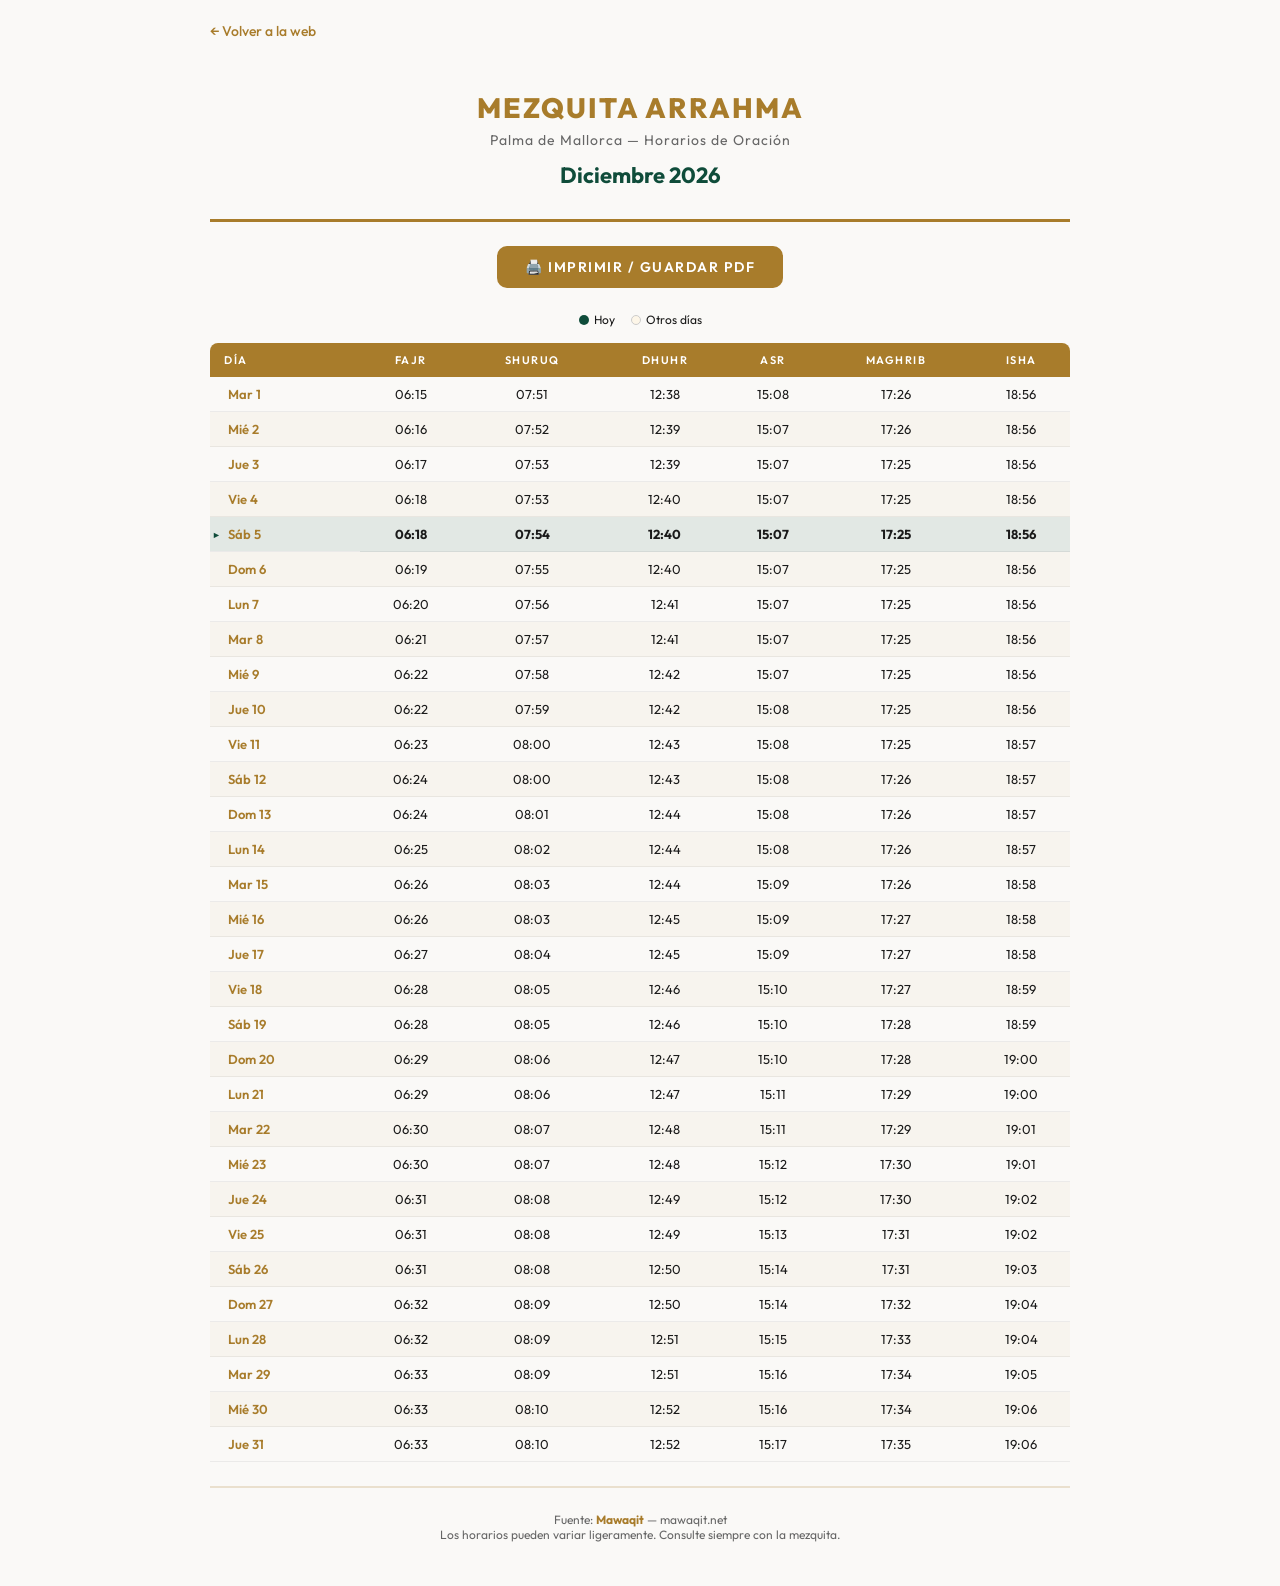
<file: assets/horario-mensual.html>
<!DOCTYPE html>
<html lang="es">
<head>
    <meta charset="utf-8">
    <meta name="viewport" content="width=device-width, initial-scale=1.0">
    <!-- Microsoft Clarity Analytics (Solo si hay consentimiento previo) -->
    <script type="text/javascript">
        if (localStorage.getItem('cookiesAccepted') === 'true') {
            (function(c,l,a,r,i,t,y){
                c[a]=c[a]||function(){(c[a].q=c[a].q||[]).push(arguments)};
                t=l.createElement(r);t.async=1;t.src="https://www.clarity.ms/tag/"+i;
                y=l.getElementsByTagName(r)[0];y.parentNode.insertBefore(t,y);
            })(window, document, "clarity", "script", "yd3a9thuo2");
        }
    </script>
    <title>Horario de Oración — Mezquita Arrahma</title>
    <link href="https://fonts.googleapis.com/css2?family=Outfit:wght@300;400;500;600;700;800&display=swap" rel="stylesheet">
    <style>
        :root {
            --primary: #a87c2b;
            --primary-light: #fdf6e8;
            --tertiary: #0f4c3a;
            --surface: #faf9f7;
            --text: #1a1a1a;
            --text-muted: #666;
        }

        * { margin: 0; padding: 0; box-sizing: border-box; }

        body {
            font-family: 'Outfit', sans-serif;
            background: var(--surface);
            color: var(--text);
            padding: 20px;
            max-width: 900px;
            margin: 0 auto;
        }

        .header {
            text-align: center;
            padding: 30px 20px;
            margin-bottom: 24px;
            border-bottom: 3px solid var(--primary);
        }

        .header h1 {
            font-size: 28px;
            font-weight: 800;
            color: var(--primary);
            text-transform: uppercase;
            letter-spacing: 2px;
            margin-bottom: 6px;
        }

        .header .subtitle {
            font-size: 14px;
            color: var(--text-muted);
            font-weight: 400;
            letter-spacing: 1px;
        }

        .header .month-name {
            font-size: 22px;
            font-weight: 700;
            color: var(--tertiary);
            margin-top: 12px;
            text-transform: capitalize;
        }

        .legend {
            display: flex;
            justify-content: center;
            gap: 16px;
            margin-bottom: 16px;
            font-size: 12px;
            flex-wrap: wrap;
        }

        .legend span {
            display: flex;
            align-items: center;
            gap: 5px;
        }

        .legend .dot {
            width: 10px;
            height: 10px;
            border-radius: 50%;
            display: inline-block;
        }

        .dot-today { background: var(--tertiary); }
        .dot-normal { background: var(--primary-light); border: 1px solid #ccc; }

        table {
            width: 100%;
            border-collapse: collapse;
            font-size: 13px;
        }

        thead th {
            background: var(--primary);
            color: white;
            padding: 10px 6px;
            font-weight: 600;
            font-size: 11px;
            text-transform: uppercase;
            letter-spacing: 1.5px;
            text-align: center;
            position: sticky;
            top: 0;
            z-index: 10;
        }

        thead th:first-child {
            border-radius: 8px 0 0 0;
            text-align: left;
            padding-left: 14px;
        }

        thead th:last-child {
            border-radius: 0 8px 0 0;
        }

        tbody tr {
            transition: background 0.15s;
        }

        tbody tr:nth-child(even) {
            background: rgba(168, 124, 43, 0.04);
        }

        tbody tr:hover {
            background: rgba(168, 124, 43, 0.1);
        }

        tbody tr.today-row {
            background: rgba(15, 76, 58, 0.1) !important;
            font-weight: 700;
        }

        tbody tr.today-row td:first-child {
            position: relative;
        }

        tbody tr.today-row td:first-child::before {
            content: '►';
            position: absolute;
            left: 2px;
            top: 50%;
            transform: translateY(-50%);
            color: var(--tertiary);
            font-size: 9px;
        }

        td {
            padding: 9px 6px;
            text-align: center;
            border-bottom: 1px solid rgba(0,0,0,0.06);
        }

        td:first-child {
            text-align: left;
            padding-left: 18px;
            font-weight: 600;
            color: var(--primary);
            min-width: 50px;
        }

        .footer {
            text-align: center;
            padding: 24px 20px;
            margin-top: 24px;
            border-top: 2px solid rgba(168, 124, 43, 0.2);
            color: var(--text-muted);
            font-size: 12px;
        }

        .footer strong {
            color: var(--primary);
        }

        .print-btn {
            display: flex;
            align-items: center;
            justify-content: center;
            gap: 8px;
            margin: 0 auto 24px;
            padding: 12px 28px;
            background: var(--primary);
            color: white;
            border: none;
            border-radius: 10px;
            font-family: 'Outfit', sans-serif;
            font-size: 14px;
            font-weight: 600;
            cursor: pointer;
            text-transform: uppercase;
            letter-spacing: 1.5px;
            transition: all 0.2s;
        }

        .print-btn:hover {
            background: #8a6522;
            transform: translateY(-1px);
            box-shadow: 0 4px 15px rgba(168, 124, 43, 0.3);
        }

        .back-link {
            display: inline-block;
            margin-bottom: 20px;
            color: var(--primary);
            text-decoration: none;
            font-size: 14px;
            font-weight: 500;
        }

        .back-link:hover {
            text-decoration: underline;
        }

        /* Responsive */
        @media (max-width: 600px) {
            body { padding: 10px; }
            .header h1 { font-size: 20px; }
            .header .month-name { font-size: 18px; }
            table { font-size: 11px; }
            thead th { padding: 8px 3px; font-size: 9px; letter-spacing: 0.8px; }
            td { padding: 7px 3px; }
            td:first-child { padding-left: 10px; min-width: 35px; }
        }

        @media print {
            .print-btn, .back-link { display: none !important; }
            body { padding: 0; }
            thead th { position: static; }
            .header { padding: 15px 10px; margin-bottom: 10px; }
            .footer { padding: 10px; margin-top: 10px; }
        }
    </style>
</head>
<body>
    <a href="/" class="back-link">← Volver a la web</a>

    <div class="header">
        <h1>Mezquita Arrahma</h1>
        <div class="subtitle">Palma de Mallorca — Horarios de Oración</div>
        <div class="month-name" id="month-name"></div>
    </div>

    <button class="print-btn" onclick="window.print()">
        🖨️ Imprimir / Guardar PDF
    </button>

    <div class="legend">
        <span><span class="dot dot-today"></span> Hoy</span>
        <span><span class="dot dot-normal"></span> Otros días</span>
    </div>

    <div style="overflow-x:auto;">
        <table>
            <thead>
                <tr>
                    <th>Día</th>
                    <th>Fajr</th>
                    <th>Shuruq</th>
                    <th>Dhuhr</th>
                    <th>Asr</th>
                    <th>Maghrib</th>
                    <th>Isha</th>
                </tr>
            </thead>
            <tbody id="schedule-body"></tbody>
        </table>
    </div>

    <div class="footer">
        Fuente: <strong>Mawaqit</strong> — mawaqit.net<br>
        Los horarios pueden variar ligeramente. Consulte siempre con la mezquita.
    </div>

    <script>
        // Same Mawaqit calendar data as main page
        const MAWAQIT_CALENDAR = [
    {"1": ["06:33", "08:10", "12:53", "15:18", "17:36", "19:07"], "2": ["06:34", "08:10", "12:53", "15:19", "17:37", "19:08"], "3": ["06:34", "08:10", "12:54", "15:19", "17:38", "19:09"], "4": ["06:34", "08:10", "12:54", "15:20", "17:39", "19:10"], "5": ["06:34", "08:10", "12:55", "15:21", "17:40", "19:10"], "6": ["06:34", "08:10", "12:55", "15:22", "17:40", "19:11"], "7": ["06:34", "08:10", "12:56", "15:23", "17:41", "19:12"], "8": ["06:34", "08:10", "12:56", "15:24", "17:42", "19:13"], "9": ["06:34", "08:10", "12:56", "15:24", "17:43", "19:14"], "10": ["06:34", "08:10", "12:57", "15:25", "17:44", "19:15"], "11": ["06:34", "08:09", "12:57", "15:26", "17:45", "19:16"], "12": ["06:34", "08:09", "12:58", "15:27", "17:46", "19:16"], "13": ["06:34", "08:09", "12:58", "15:28", "17:47", "19:17"], "14": ["06:33", "08:09", "12:58", "15:29", "17:49", "19:18"], "15": ["06:33", "08:08", "12:59", "15:30", "17:50", "19:19"], "16": ["06:33", "08:08", "12:59", "15:31", "17:51", "19:20"], "17": ["06:33", "08:07", "12:59", "15:32", "17:52", "19:21"], "18": ["06:32", "08:07", "13:00", "15:33", "17:53", "19:22"], "19": ["06:32", "08:06", "13:00", "15:34", "17:54", "19:23"], "20": ["06:32", "08:06", "13:00", "15:35", "17:55", "19:24"], "21": ["06:31", "08:05", "13:01", "15:36", "17:56", "19:25"], "22": ["06:31", "08:05", "13:01", "15:37", "17:57", "19:26"], "23": ["06:30", "08:04", "13:01", "15:38", "17:59", "19:27"], "24": ["06:30", "08:03", "13:01", "15:39", "18:00", "19:28"], "25": ["06:29", "08:03", "13:02", "15:40", "18:01", "19:29"], "26": ["06:29", "08:02", "13:02", "15:41", "18:02", "19:30"], "27": ["06:28", "08:01", "13:02", "15:42", "18:03", "19:31"], "28": ["06:28", "08:01", "13:02", "15:43", "18:05", "19:32"], "29": ["06:27", "08:00", "13:02", "15:44", "18:06", "19:33"], "30": ["06:26", "07:59", "13:03", "15:45", "18:07", "19:34"], "31": ["06:26", "07:58", "13:03", "15:46", "18:08", "19:35"]},
    {"1": ["06:25", "07:57", "13:03", "15:47", "18:09", "19:36"], "2": ["06:24", "07:56", "13:03", "15:48", "18:10", "19:37"], "3": ["06:23", "07:55", "13:03", "15:49", "18:12", "19:38"], "4": ["06:22", "07:54", "13:03", "15:50", "18:13", "19:39"], "5": ["06:22", "07:53", "13:03", "15:51", "18:14", "19:40"], "6": ["06:21", "07:52", "13:03", "15:51", "18:15", "19:41"], "7": ["06:20", "07:51", "13:03", "15:52", "18:16", "19:42"], "8": ["06:19", "07:50", "13:03", "15:53", "18:18", "19:44"], "9": ["06:18", "07:49", "13:04", "15:54", "18:19", "19:45"], "10": ["06:17", "07:48", "13:04", "15:55", "18:20", "19:46"], "11": ["06:16", "07:47", "13:04", "15:56", "18:21", "19:47"], "12": ["06:15", "07:45", "13:04", "15:57", "18:22", "19:48"], "13": ["06:14", "07:44", "13:04", "15:58", "18:23", "19:49"], "14": ["06:13", "07:43", "13:03", "15:59", "18:25", "19:50"], "15": ["06:11", "07:42", "13:03", "16:00", "18:26", "19:51"], "16": ["06:10", "07:41", "13:03", "16:01", "18:27", "19:52"], "17": ["06:09", "07:39", "13:03", "16:01", "18:28", "19:53"], "18": ["06:08", "07:38", "13:03", "16:02", "18:29", "19:54"], "19": ["06:07", "07:37", "13:03", "16:03", "18:30", "19:55"], "20": ["06:05", "07:35", "13:03", "16:04", "18:31", "19:56"], "21": ["06:04", "07:34", "13:03", "16:05", "18:33", "19:57"], "22": ["06:03", "07:33", "13:03", "16:06", "18:34", "19:58"], "23": ["06:02", "07:31", "13:03", "16:06", "18:35", "19:59"], "24": ["06:00", "07:30", "13:03", "16:07", "18:36", "20:00"], "25": ["05:59", "07:28", "13:02", "16:08", "18:37", "20:01"], "26": ["05:57", "07:27", "13:02", "16:09", "18:38", "20:02"], "27": ["05:56", "07:25", "13:02", "16:09", "18:39", "20:03"], "28": ["05:55", "07:24", "13:02", "16:10", "18:40", "20:05"], "29": ["05:53", "07:23", "13:02", "16:11", "18:41", "20:06"]},
    {"1": ["05:53", "07:23", "13:02", "16:11", "18:41", "20:06"], "2": ["05:52", "07:21", "13:01", "16:12", "18:42", "20:07"], "3": ["05:50", "07:20", "13:01", "16:12", "18:44", "20:08"], "4": ["05:49", "07:18", "13:01", "16:13", "18:45", "20:09"], "5": ["05:47", "07:17", "13:01", "16:14", "18:46", "20:10"], "6": ["05:46", "07:15", "13:01", "16:14", "18:47", "20:11"], "7": ["05:44", "07:14", "13:00", "16:15", "18:48", "20:12"], "8": ["05:43", "07:12", "13:00", "16:15", "18:49", "20:13"], "9": ["05:41", "07:10", "13:00", "16:16", "18:50", "20:14"], "10": ["05:40", "07:09", "13:00", "16:17", "18:51", "20:15"], "11": ["05:38", "07:07", "12:59", "16:17", "18:52", "20:16"], "12": ["05:36", "07:06", "12:59", "16:18", "18:53", "20:17"], "13": ["05:35", "07:04", "12:59", "16:18", "18:54", "20:18"], "14": ["05:33", "07:03", "12:59", "16:19", "18:55", "20:19"], "15": ["05:31", "07:01", "12:58", "16:20", "18:56", "20:21"], "16": ["05:30", "06:59", "12:58", "16:20", "18:57", "20:22"], "17": ["05:28", "06:58", "12:58", "16:21", "18:58", "20:23"], "18": ["05:26", "06:56", "12:57", "16:21", "18:59", "20:24"], "19": ["05:25", "06:55", "12:57", "16:22", "19:00", "20:25"], "20": ["05:23", "06:53", "12:57", "16:22", "19:01", "20:26"], "21": ["05:21", "06:51", "12:57", "16:23", "19:02", "20:27"], "22": ["05:19", "06:50", "12:56", "16:23", "19:03", "20:28"], "23": ["05:18", "06:48", "12:56", "16:24", "19:04", "20:29"], "24": ["05:16", "06:47", "12:56", "16:24", "19:05", "20:31"], "25": ["05:14", "06:45", "12:55", "16:24", "19:06", "20:32"], "26": ["05:12", "06:43", "12:55", "16:25", "19:07", "20:33"], "27": ["05:11", "06:42", "12:55", "16:25", "19:08", "20:34"], "28": ["05:09", "06:40", "12:54", "16:26", "19:09", "20:35"], "29": ["06:07", "07:39", "13:54", "17:26", "20:10", "21:36"], "30": ["06:05", "07:37", "13:54", "17:26", "20:11", "21:38"], "31": ["06:04", "07:35", "13:54", "17:27", "20:12", "21:39"]},
    {"1": ["06:02", "07:34", "13:53", "17:27", "20:13", "21:40"], "2": ["06:00", "07:32", "13:53", "17:28", "20:14", "21:41"], "3": ["05:58", "07:31", "13:53", "17:28", "20:15", "21:42"], "4": ["05:56", "07:29", "13:52", "17:28", "20:16", "21:44"], "5": ["05:54", "07:28", "13:52", "17:29", "20:17", "21:45"], "6": ["05:53", "07:26", "13:52", "17:29", "20:18", "21:46"], "7": ["05:51", "07:24", "13:51", "17:29", "20:19", "21:47"], "8": ["05:49", "07:23", "13:51", "17:30", "20:20", "21:48"], "9": ["05:47", "07:21", "13:51", "17:30", "20:21", "21:50"], "10": ["05:45", "07:20", "13:51", "17:30", "20:22", "21:51"], "11": ["05:44", "07:18", "13:50", "17:31", "20:23", "21:52"], "12": ["05:42", "07:17", "13:50", "17:31", "20:24", "21:54"], "13": ["05:40", "07:15", "13:50", "17:31", "20:25", "21:55"], "14": ["05:38", "07:14", "13:50", "17:32", "20:26", "21:56"], "15": ["05:36", "07:12", "13:49", "17:32", "20:27", "21:57"], "16": ["05:34", "07:11", "13:49", "17:32", "20:28", "21:59"], "17": ["05:33", "07:09", "13:49", "17:32", "20:29", "22:00"], "18": ["05:31", "07:08", "13:49", "17:33", "20:30", "22:01"], "19": ["05:29", "07:06", "13:48", "17:33", "20:31", "22:03"], "20": ["05:27", "07:05", "13:48", "17:33", "20:32", "22:04"], "21": ["05:25", "07:04", "13:48", "17:33", "20:33", "22:05"], "22": ["05:24", "07:02", "13:48", "17:34", "20:34", "22:07"], "23": ["05:22", "07:01", "13:48", "17:34", "20:35", "22:08"], "24": ["05:20", "06:59", "13:48", "17:34", "20:36", "22:09"], "25": ["05:18", "06:58", "13:47", "17:35", "20:37", "22:11"], "26": ["05:17", "06:57", "13:47", "17:35", "20:38", "22:12"], "27": ["05:15", "06:55", "13:47", "17:35", "20:39", "22:14"], "28": ["05:13", "06:54", "13:47", "17:35", "20:40", "22:15"], "29": ["05:11", "06:53", "13:47", "17:36", "20:41", "22:16"], "30": ["05:10", "06:52", "13:47", "17:36", "20:42", "22:18"]},
    {"1": ["05:08", "06:50", "13:46", "17:36", "20:43", "22:19"], "2": ["05:06", "06:49", "13:46", "17:36", "20:44", "22:21"], "3": ["05:05", "06:48", "13:46", "17:37", "20:45", "22:22"], "4": ["05:03", "06:47", "13:46", "17:37", "20:46", "22:23"], "5": ["05:01", "06:46", "13:46", "17:37", "20:47", "22:25"], "6": ["05:00", "06:44", "13:46", "17:37", "20:48", "22:26"], "7": ["04:58", "06:43", "13:46", "17:38", "20:49", "22:28"], "8": ["04:57", "06:42", "13:46", "17:38", "20:50", "22:29"], "9": ["04:55", "06:41", "13:46", "17:38", "20:51", "22:30"], "10": ["04:53", "06:40", "13:46", "17:38", "20:52", "22:32"], "11": ["04:52", "06:39", "13:46", "17:38", "20:53", "22:33"], "12": ["04:50", "06:38", "13:46", "17:39", "20:54", "22:35"], "13": ["04:49", "06:37", "13:46", "17:39", "20:55", "22:36"], "14": ["04:47", "06:36", "13:46", "17:39", "20:56", "22:37"], "15": ["04:46", "06:35", "13:46", "17:39", "20:57", "22:39"], "16": ["04:45", "06:34", "13:46", "17:40", "20:58", "22:40"], "17": ["04:43", "06:34", "13:46", "17:40", "20:58", "22:42"], "18": ["04:42", "06:33", "13:46", "17:40", "20:59", "22:43"], "19": ["04:41", "06:32", "13:46", "17:40", "21:00", "22:44"], "20": ["04:39", "06:31", "13:46", "17:41", "21:01", "22:46"], "21": ["04:38", "06:30", "13:46", "17:41", "21:02", "22:47"], "22": ["04:37", "06:30", "13:46", "17:41", "21:03", "22:48"], "23": ["04:36", "06:29", "13:46", "17:42", "21:04", "22:50"], "24": ["04:35", "06:28", "13:46", "17:42", "21:05", "22:51"], "25": ["04:33", "06:28", "13:46", "17:42", "21:05", "22:52"], "26": ["04:32", "06:27", "13:46", "17:42", "21:06", "22:53"], "27": ["04:31", "06:26", "13:47", "17:43", "21:07", "22:54"], "28": ["04:30", "06:26", "13:47", "17:43", "21:08", "22:56"], "29": ["04:29", "06:25", "13:47", "17:43", "21:09", "22:57"], "30": ["04:28", "06:25", "13:47", "17:43", "21:09", "22:58"], "31": ["04:28", "06:24", "13:47", "17:44", "21:10", "22:59"]},
    {"1": ["04:27", "06:24", "13:47", "17:44", "21:11", "23:00"], "2": ["04:26", "06:24", "13:47", "17:44", "21:11", "23:01"], "3": ["04:25", "06:23", "13:48", "17:44", "21:12", "23:02"], "4": ["04:24", "06:23", "13:48", "17:45", "21:13", "23:03"], "5": ["04:24", "06:23", "13:48", "17:45", "21:13", "23:04"], "6": ["04:23", "06:22", "13:48", "17:45", "21:14", "23:05"], "7": ["04:23", "06:22", "13:48", "17:45", "21:15", "23:06"], "8": ["04:22", "06:22", "13:48", "17:46", "21:15", "23:07"], "9": ["04:22", "06:22", "13:49", "17:46", "21:16", "23:07"], "10": ["04:21", "06:22", "13:49", "17:46", "21:16", "23:08"], "11": ["04:21", "06:21", "13:49", "17:47", "21:17", "23:09"], "12": ["04:21", "06:21", "13:49", "17:47", "21:17", "23:09"], "13": ["04:20", "06:21", "13:49", "17:47", "21:18", "23:10"], "14": ["04:20", "06:21", "13:50", "17:47", "21:18", "23:11"], "15": ["04:20", "06:21", "13:50", "17:48", "21:19", "23:11"], "16": ["04:20", "06:21", "13:50", "17:48", "21:19", "23:12"], "17": ["04:20", "06:21", "13:50", "17:48", "21:19", "23:12"], "18": ["04:20", "06:22", "13:51", "17:48", "21:20", "23:12"], "19": ["04:20", "06:22", "13:51", "17:49", "21:20", "23:13"], "20": ["04:20", "06:22", "13:51", "17:49", "21:20", "23:13"], "21": ["04:20", "06:22", "13:51", "17:49", "21:20", "23:13"], "22": ["04:21", "06:22", "13:51", "17:49", "21:20", "23:13"], "23": ["04:21", "06:23", "13:52", "17:49", "21:21", "23:14"], "24": ["04:21", "06:23", "13:52", "17:50", "21:21", "23:14"], "25": ["04:22", "06:23", "13:52", "17:50", "21:21", "23:14"], "26": ["04:22", "06:24", "13:52", "17:50", "21:21", "23:14"], "27": ["04:23", "06:24", "13:52", "17:50", "21:21", "23:14"], "28": ["04:23", "06:24", "13:53", "17:50", "21:21", "23:13"], "29": ["04:24", "06:25", "13:53", "17:51", "21:21", "23:13"], "30": ["04:24", "06:25", "13:53", "17:51", "21:21", "23:13"]},
    {"1": ["04:25", "06:26", "13:53", "17:51", "21:21", "23:13"], "2": ["04:26", "06:26", "13:53", "17:51", "21:21", "23:12"], "3": ["04:27", "06:27", "13:54", "17:51", "21:20", "23:12"], "4": ["04:27", "06:27", "13:54", "17:51", "21:20", "23:11"], "5": ["04:28", "06:28", "13:54", "17:51", "21:20", "23:11"], "6": ["04:29", "06:28", "13:54", "17:52", "21:20", "23:10"], "7": ["04:30", "06:29", "13:54", "17:52", "21:20", "23:10"], "8": ["04:31", "06:30", "13:54", "17:52", "21:19", "23:09"], "9": ["04:32", "06:30", "13:55", "17:52", "21:19", "23:09"], "10": ["04:33", "06:31", "13:55", "17:52", "21:18", "23:08"], "11": ["04:34", "06:31", "13:55", "17:52", "21:18", "23:07"], "12": ["04:35", "06:32", "13:55", "17:52", "21:18", "23:06"], "13": ["04:36", "06:33", "13:55", "17:52", "21:17", "23:05"], "14": ["04:37", "06:34", "13:55", "17:52", "21:17", "23:05"], "15": ["04:39", "06:34", "13:55", "17:52", "21:16", "23:04"], "16": ["04:40", "06:35", "13:55", "17:52", "21:15", "23:03"], "17": ["04:41", "06:36", "13:56", "17:52", "21:15", "23:02"], "18": ["04:42", "06:37", "13:56", "17:52", "21:14", "23:01"], "19": ["04:44", "06:37", "13:56", "17:52", "21:14", "22:59"], "20": ["04:45", "06:38", "13:56", "17:52", "21:13", "22:58"], "21": ["04:46", "06:39", "13:56", "17:51", "21:12", "22:57"], "22": ["04:47", "06:40", "13:56", "17:51", "21:11", "22:56"], "23": ["04:49", "06:41", "13:56", "17:51", "21:11", "22:55"], "24": ["04:50", "06:42", "13:56", "17:51", "21:10", "22:54"], "25": ["04:51", "06:42", "13:56", "17:51", "21:09", "22:52"], "26": ["04:53", "06:43", "13:56", "17:51", "21:08", "22:51"], "27": ["04:54", "06:44", "13:56", "17:50", "21:07", "22:50"], "28": ["04:56", "06:45", "13:56", "17:50", "21:06", "22:48"], "29": ["04:57", "06:46", "13:56", "17:50", "21:05", "22:47"], "30": ["04:58", "06:47", "13:56", "17:50", "21:04", "22:45"], "31": ["05:00", "06:48", "13:56", "17:49", "21:03", "22:44"]},
    {"1": ["05:01", "06:49", "13:56", "17:49", "21:02", "22:42"], "2": ["05:03", "06:50", "13:56", "17:49", "21:01", "22:41"], "3": ["05:04", "06:51", "13:56", "17:48", "21:00", "22:39"], "4": ["05:05", "06:51", "13:55", "17:48", "20:59", "22:38"], "5": ["05:07", "06:52", "13:55", "17:48", "20:58", "22:36"], "6": ["05:08", "06:53", "13:55", "17:47", "20:57", "22:35"], "7": ["05:10", "06:54", "13:55", "17:47", "20:56", "22:33"], "8": ["05:11", "06:55", "13:55", "17:46", "20:54", "22:32"], "9": ["05:12", "06:56", "13:55", "17:46", "20:53", "22:30"], "10": ["05:14", "06:57", "13:55", "17:45", "20:52", "22:28"], "11": ["05:15", "06:58", "13:55", "17:45", "20:51", "22:27"], "12": ["05:17", "06:59", "13:54", "17:44", "20:49", "22:25"], "13": ["05:18", "07:00", "13:54", "17:44", "20:48", "22:23"], "14": ["05:19", "07:01", "13:54", "17:43", "20:47", "22:22"], "15": ["05:21", "07:02", "13:54", "17:43", "20:45", "22:20"], "16": ["05:22", "07:03", "13:54", "17:42", "20:44", "22:18"], "17": ["05:23", "07:04", "13:53", "17:41", "20:43", "22:16"], "18": ["05:25", "07:04", "13:53", "17:41", "20:41", "22:15"], "19": ["05:26", "07:05", "13:53", "17:40", "20:40", "22:13"], "20": ["05:27", "07:06", "13:53", "17:39", "20:39", "22:11"], "21": ["05:29", "07:07", "13:53", "17:39", "20:37", "22:09"], "22": ["05:30", "07:08", "13:52", "17:38", "20:36", "22:08"], "23": ["05:31", "07:09", "13:52", "17:37", "20:34", "22:06"], "24": ["05:33", "07:10", "13:52", "17:36", "20:33", "22:04"], "25": ["05:34", "07:11", "13:51", "17:36", "20:31", "22:02"], "26": ["05:35", "07:12", "13:51", "17:35", "20:30", "22:00"], "27": ["05:36", "07:13", "13:51", "17:34", "20:28", "21:59"], "28": ["05:38", "07:14", "13:51", "17:33", "20:27", "21:57"], "29": ["05:39", "07:15", "13:50", "17:33", "20:25", "21:55"], "30": ["05:40", "07:16", "13:50", "17:32", "20:24", "21:53"], "31": ["05:41", "07:17", "13:50", "17:31", "20:22", "21:51"]},
    {"1": ["05:43", "07:17", "13:49", "17:30", "20:21", "21:49"], "2": ["05:44", "07:18", "13:49", "17:29", "20:19", "21:48"], "3": ["05:45", "07:19", "13:49", "17:28", "20:17", "21:46"], "4": ["05:46", "07:20", "13:48", "17:27", "20:16", "21:44"], "5": ["05:47", "07:21", "13:48", "17:26", "20:14", "21:42"], "6": ["05:49", "07:22", "13:48", "17:25", "20:13", "21:40"], "7": ["05:50", "07:23", "13:47", "17:24", "20:11", "21:38"], "8": ["05:51", "07:24", "13:47", "17:23", "20:10", "21:37"], "9": ["05:52", "07:25", "13:47", "17:22", "20:08", "21:35"], "10": ["05:53", "07:26", "13:46", "17:21", "20:06", "21:33"], "11": ["05:54", "07:27", "13:46", "17:20", "20:05", "21:31"], "12": ["05:56", "07:28", "13:46", "17:19", "20:03", "21:29"], "13": ["05:57", "07:29", "13:45", "17:18", "20:01", "21:28"], "14": ["05:58", "07:29", "13:45", "17:17", "20:00", "21:26"], "15": ["05:59", "07:30", "13:45", "17:16", "19:58", "21:24"], "16": ["06:00", "07:31", "13:44", "17:15", "19:56", "21:22"], "17": ["06:01", "07:32", "13:44", "17:14", "19:55", "21:20"], "18": ["06:02", "07:33", "13:43", "17:13", "19:53", "21:19"], "19": ["06:03", "07:34", "13:43", "17:12", "19:52", "21:17"], "20": ["06:04", "07:35", "13:43", "17:11", "19:50", "21:15"], "21": ["06:05", "07:36", "13:42", "17:10", "19:48", "21:13"], "22": ["06:06", "07:37", "13:42", "17:09", "19:47", "21:12"], "23": ["06:08", "07:38", "13:42", "17:08", "19:45", "21:10"], "24": ["06:09", "07:39", "13:41", "17:06", "19:43", "21:08"], "25": ["06:10", "07:40", "13:41", "17:05", "19:42", "21:06"], "26": ["06:11", "07:41", "13:41", "17:04", "19:40", "21:05"], "27": ["06:12", "07:42", "13:40", "17:03", "19:38", "21:03"], "28": ["06:13", "07:42", "13:40", "17:02", "19:37", "21:01"], "29": ["06:14", "07:43", "13:40", "17:01", "19:35", "21:00"], "30": ["06:15", "07:44", "13:39", "17:00", "19:34", "20:58"]},
    {"1": ["06:16", "07:45", "13:39", "16:59", "19:32", "20:56"], "2": ["06:17", "07:46", "13:39", "16:57", "19:30", "20:55"], "3": ["06:18", "07:47", "13:38", "16:56", "19:29", "20:53"], "4": ["06:19", "07:48", "13:38", "16:55", "19:27", "20:51"], "5": ["06:20", "07:49", "13:38", "16:54", "19:26", "20:50"], "6": ["06:21", "07:50", "13:37", "16:53", "19:24", "20:48"], "7": ["06:22", "07:51", "13:37", "16:52", "19:23", "20:47"], "8": ["06:23", "07:52", "13:37", "16:50", "19:21", "20:45"], "9": ["06:24", "07:53", "13:37", "16:49", "19:19", "20:44"], "10": ["06:25", "07:54", "13:36", "16:48", "19:18", "20:42"], "11": ["06:26", "07:55", "13:36", "16:47", "19:16", "20:40"], "12": ["06:27", "07:56", "13:36", "16:46", "19:15", "20:39"], "13": ["06:28", "07:57", "13:36", "16:45", "19:13", "20:38"], "14": ["06:29", "07:58", "13:35", "16:44", "19:12", "20:36"], "15": ["06:30", "07:59", "13:35", "16:42", "19:10", "20:35"], "16": ["06:31", "08:00", "13:35", "16:41", "19:09", "20:33"], "17": ["06:32", "08:01", "13:35", "16:40", "19:07", "20:32"], "18": ["06:33", "08:02", "13:34", "16:39", "19:06", "20:30"], "19": ["06:34", "08:03", "13:34", "16:38", "19:05", "20:29"], "20": ["06:35", "08:04", "13:34", "16:37", "19:03", "20:28"], "21": ["06:36", "08:06", "13:34", "16:36", "19:02", "20:26"], "22": ["06:37", "08:07", "13:34", "16:35", "19:00", "20:25"], "23": ["06:38", "08:08", "13:34", "16:34", "18:59", "20:24"], "24": ["06:39", "08:09", "13:34", "16:33", "18:58", "20:23"], "25": ["05:40", "07:10", "12:33", "15:32", "17:56", "19:21"], "26": ["05:41", "07:11", "12:33", "15:31", "17:55", "19:20"], "27": ["05:42", "07:12", "12:33", "15:30", "17:54", "19:19"], "28": ["05:43", "07:13", "12:33", "15:29", "17:53", "19:18"], "29": ["05:44", "07:14", "12:33", "15:28", "17:51", "19:17"], "30": ["05:44", "07:15", "12:33", "15:27", "17:50", "19:16"], "31": ["05:45", "07:16", "12:33", "15:26", "17:49", "19:15"]},
    {"1": ["05:46", "07:18", "12:33", "15:25", "17:48", "19:14"], "2": ["05:47", "07:19", "12:33", "15:24", "17:47", "19:13"], "3": ["05:48", "07:20", "12:33", "15:23", "17:46", "19:12"], "4": ["05:49", "07:21", "12:33", "15:22", "17:44", "19:11"], "5": ["05:50", "07:22", "12:33", "15:21", "17:43", "19:10"], "6": ["05:51", "07:23", "12:33", "15:21", "17:42", "19:09"], "7": ["05:52", "07:24", "12:33", "15:20", "17:41", "19:08"], "8": ["05:53", "07:25", "12:33", "15:19", "17:40", "19:07"], "9": ["05:54", "07:27", "12:33", "15:18", "17:39", "19:06"], "10": ["05:55", "07:28", "12:33", "15:17", "17:38", "19:05"], "11": ["05:56", "07:29", "12:33", "15:17", "17:37", "19:05"], "12": ["05:57", "07:30", "12:33", "15:16", "17:37", "19:04"], "13": ["05:58", "07:31", "12:34", "15:15", "17:36", "19:03"], "14": ["05:59", "07:32", "12:34", "15:15", "17:35", "19:03"], "15": ["06:00", "07:33", "12:34", "15:14", "17:34", "19:02"], "16": ["06:01", "07:34", "12:34", "15:13", "17:33", "19:01"], "17": ["06:02", "07:36", "12:34", "15:13", "17:33", "19:01"], "18": ["06:03", "07:37", "12:35", "15:12", "17:32", "19:00"], "19": ["06:04", "07:38", "12:35", "15:12", "17:31", "19:00"], "20": ["06:05", "07:39", "12:35", "15:11", "17:31", "18:59"], "21": ["06:06", "07:40", "12:35", "15:11", "17:30", "18:59"], "22": ["06:07", "07:41", "12:35", "15:10", "17:29", "18:58"], "23": ["06:08", "07:42", "12:36", "15:10", "17:29", "18:58"], "24": ["06:09", "07:43", "12:36", "15:09", "17:28", "18:58"], "25": ["06:10", "07:44", "12:36", "15:09", "17:28", "18:57"], "26": ["06:11", "07:45", "12:37", "15:09", "17:27", "18:57"], "27": ["06:11", "07:46", "12:37", "15:09", "17:27", "18:57"], "28": ["06:12", "07:48", "12:37", "15:08", "17:27", "18:57"], "29": ["06:13", "07:49", "12:38", "15:08", "17:26", "18:56"], "30": ["06:14", "07:50", "12:38", "15:08", "17:26", "18:56"]},
    {"1": ["06:15", "07:51", "12:38", "15:08", "17:26", "18:56"], "2": ["06:16", "07:52", "12:39", "15:07", "17:26", "18:56"], "3": ["06:17", "07:53", "12:39", "15:07", "17:25", "18:56"], "4": ["06:18", "07:53", "12:40", "15:07", "17:25", "18:56"], "5": ["06:18", "07:54", "12:40", "15:07", "17:25", "18:56"], "6": ["06:19", "07:55", "12:40", "15:07", "17:25", "18:56"], "7": ["06:20", "07:56", "12:41", "15:07", "17:25", "18:56"], "8": ["06:21", "07:57", "12:41", "15:07", "17:25", "18:56"], "9": ["06:22", "07:58", "12:42", "15:07", "17:25", "18:56"], "10": ["06:22", "07:59", "12:42", "15:08", "17:25", "18:56"], "11": ["06:23", "08:00", "12:43", "15:08", "17:25", "18:57"], "12": ["06:24", "08:00", "12:43", "15:08", "17:26", "18:57"], "13": ["06:24", "08:01", "12:44", "15:08", "17:26", "18:57"], "14": ["06:25", "08:02", "12:44", "15:08", "17:26", "18:57"], "15": ["06:26", "08:03", "12:44", "15:09", "17:26", "18:58"], "16": ["06:26", "08:03", "12:45", "15:09", "17:27", "18:58"], "17": ["06:27", "08:04", "12:45", "15:09", "17:27", "18:58"], "18": ["06:28", "08:05", "12:46", "15:10", "17:27", "18:59"], "19": ["06:28", "08:05", "12:46", "15:10", "17:28", "18:59"], "20": ["06:29", "08:06", "12:47", "15:10", "17:28", "19:00"], "21": ["06:29", "08:06", "12:47", "15:11", "17:29", "19:00"], "22": ["06:30", "08:07", "12:48", "15:11", "17:29", "19:01"], "23": ["06:30", "08:07", "12:48", "15:12", "17:30", "19:01"], "24": ["06:31", "08:08", "12:49", "15:12", "17:30", "19:02"], "25": ["06:31", "08:08", "12:49", "15:13", "17:31", "19:02"], "26": ["06:31", "08:08", "12:50", "15:14", "17:31", "19:03"], "27": ["06:32", "08:09", "12:50", "15:14", "17:32", "19:04"], "28": ["06:32", "08:09", "12:51", "15:15", "17:33", "19:04"], "29": ["06:33", "08:09", "12:51", "15:16", "17:34", "19:05"], "30": ["06:33", "08:10", "12:52", "15:16", "17:34", "19:06"], "31": ["06:33", "08:10", "12:52", "15:17", "17:35", "19:06"]}
];

        const MONTH_NAMES = [
            'Enero', 'Febrero', 'Marzo', 'Abril', 'Mayo', 'Junio',
            'Julio', 'Agosto', 'Septiembre', 'Octubre', 'Noviembre', 'Diciembre'
        ];

        const DAY_NAMES = ['Dom', 'Lun', 'Mar', 'Mié', 'Jue', 'Vie', 'Sáb'];
        let activeCalendar = MAWAQIT_CALENDAR;

        function renderSchedule() {
            const now = new Date();
            const month = now.getMonth();
            const today = now.getDate();
            const year = now.getFullYear();
            const monthData = activeCalendar[month];

            document.getElementById('month-name').textContent =
                MONTH_NAMES[month] + ' ' + year;

            const tbody = document.getElementById('schedule-body');
            const daysInMonth = new Date(year, month + 1, 0).getDate();

            let html = '';
            for (let day = 1; day <= daysInMonth; day++) {
                const times = monthData[day.toString()];
                if (!times) continue;

                const dateObj = new Date(year, month, day);
                const dayName = DAY_NAMES[dateObj.getDay()];
                const isToday = day === today;

                html += `<tr class="${isToday ? 'today-row' : ''}">`;
                html += `<td>${dayName} ${day}</td>`;
                times.forEach(t => { html += `<td>${t}</td>`; });
                html += `</tr>`;
            }

            tbody.innerHTML = html;
        }

        renderSchedule();

        // Intento de actualización dinámica con el JSON oficial
        fetch('mawaqit-data.json?t=' + Date.now())
            .then(res => res.ok ? res.json() : null)
            .then(data => {
                if (data && data.calendar && data.calendar.length === 12) {
                    activeCalendar = data.calendar;
                    renderSchedule();
                }
            })
            .catch(() => {});
    </script>
</body>
</html>
</file>
